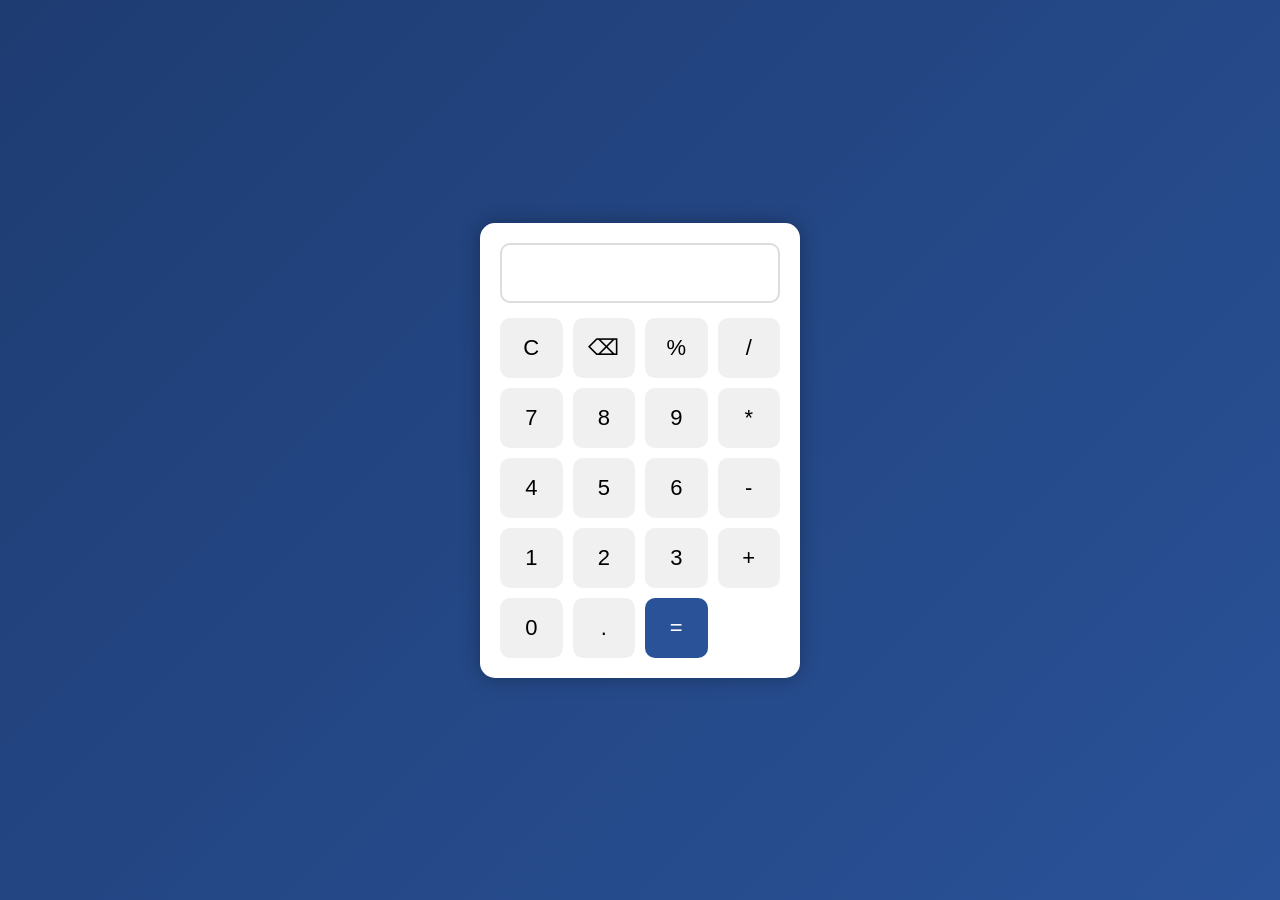
<file: calculator/index.html>
<!DOCTYPE html>
<html lang="en">
<head>
    <meta charset="UTF-8">
    <meta name="viewport" content="width=device-width, initial-scale=1.0">
    <title>Calculator</title>
    <link rel="stylesheet" href="style.css">
</head>
<body>

<div class="calculator">
    <input type="text" id="display" readonly>

    <div class="buttons">
        <button onclick="clearDisplay()">C</button>
        <button onclick="deleteLast()">⌫</button>
        <button onclick="appendValue('%')">%</button>
        <button onclick="appendValue('/')">/</button>

        <button onclick="appendValue('7')">7</button>
        <button onclick="appendValue('8')">8</button>
        <button onclick="appendValue('9')">9</button>
        <button onclick="appendValue('*')">*</button>

        <button onclick="appendValue('4')">4</button>
        <button onclick="appendValue('5')">5</button>
        <button onclick="appendValue('6')">6</button>
        <button onclick="appendValue('-')">-</button>

        <button onclick="appendValue('1')">1</button>
        <button onclick="appendValue('2')">2</button>
        <button onclick="appendValue('3')">3</button>
        <button onclick="appendValue('+')">+</button>

        <button onclick="appendValue('0')">0</button>
        <button onclick="appendValue('.')">.</button>
        <button onclick="calculate()">=</button>
    </div>
</div>

<script src="script.js"></script>
</body>
</html>
</file>
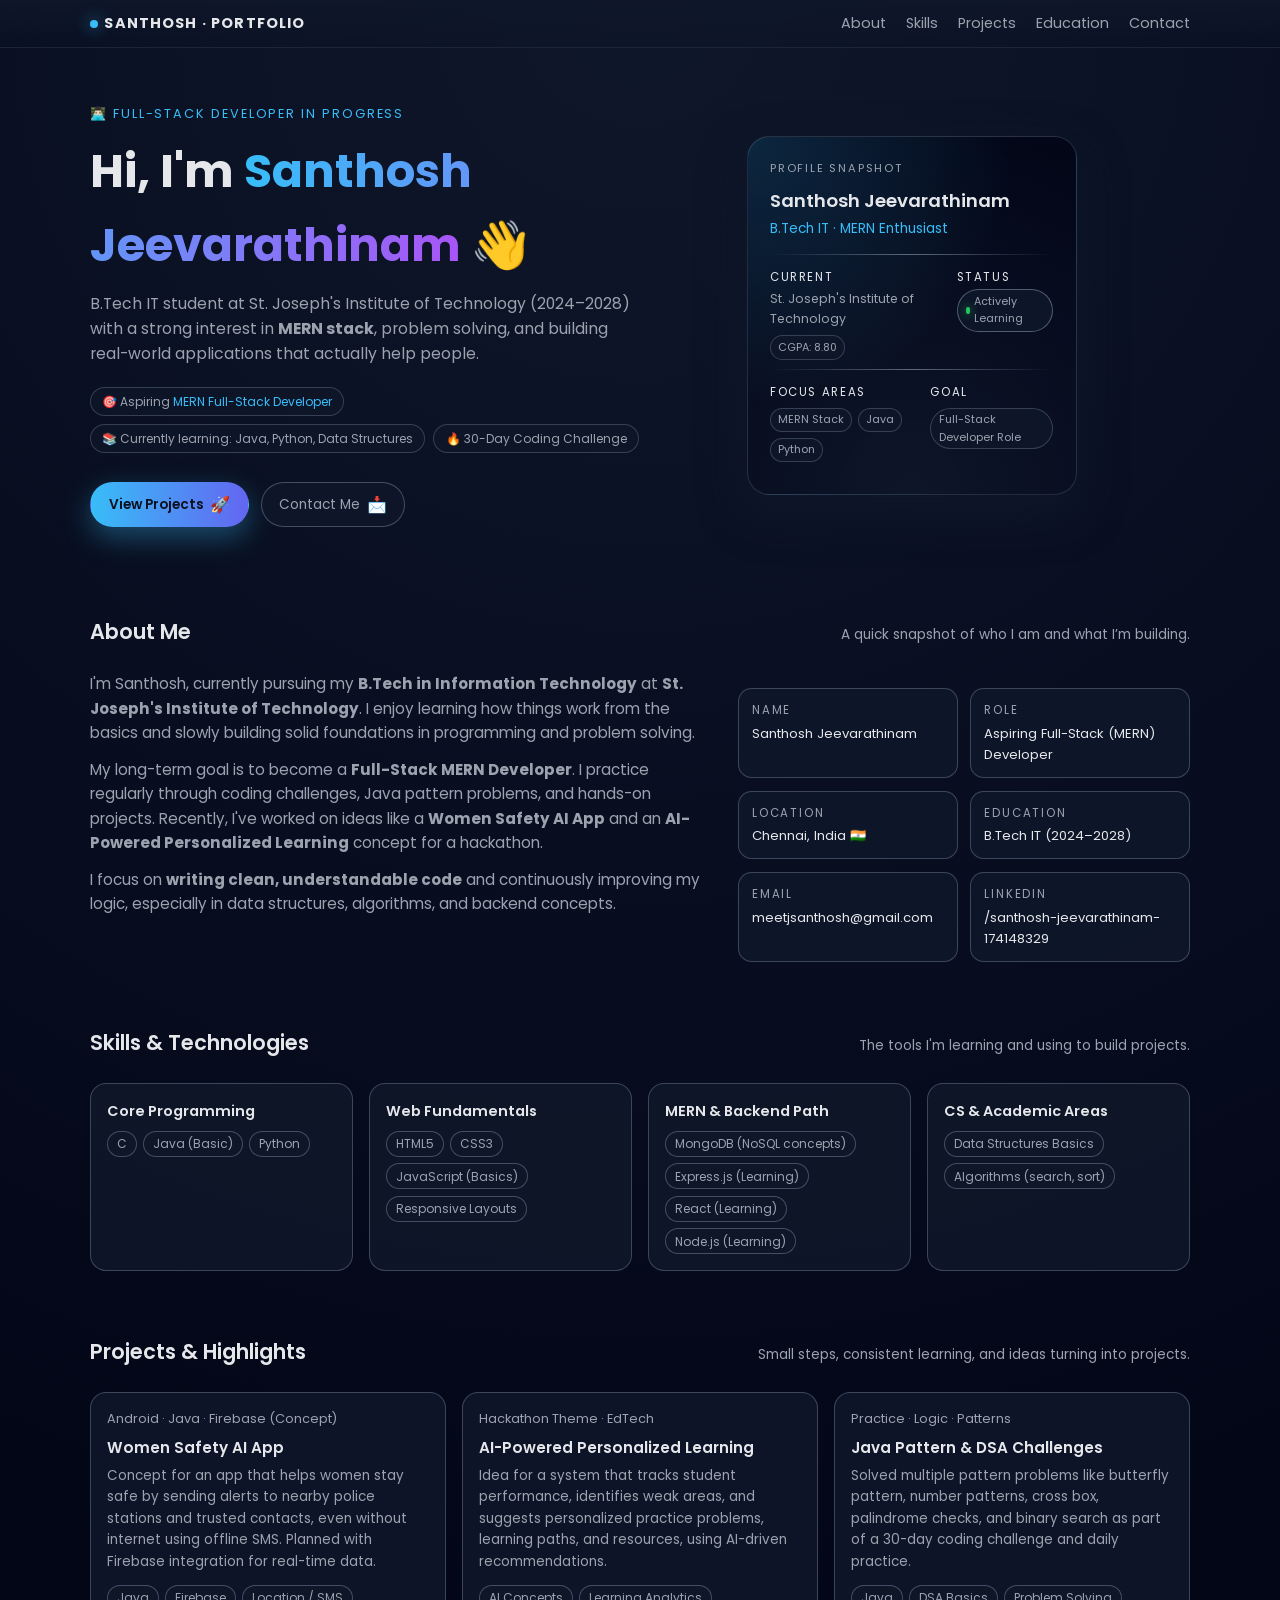
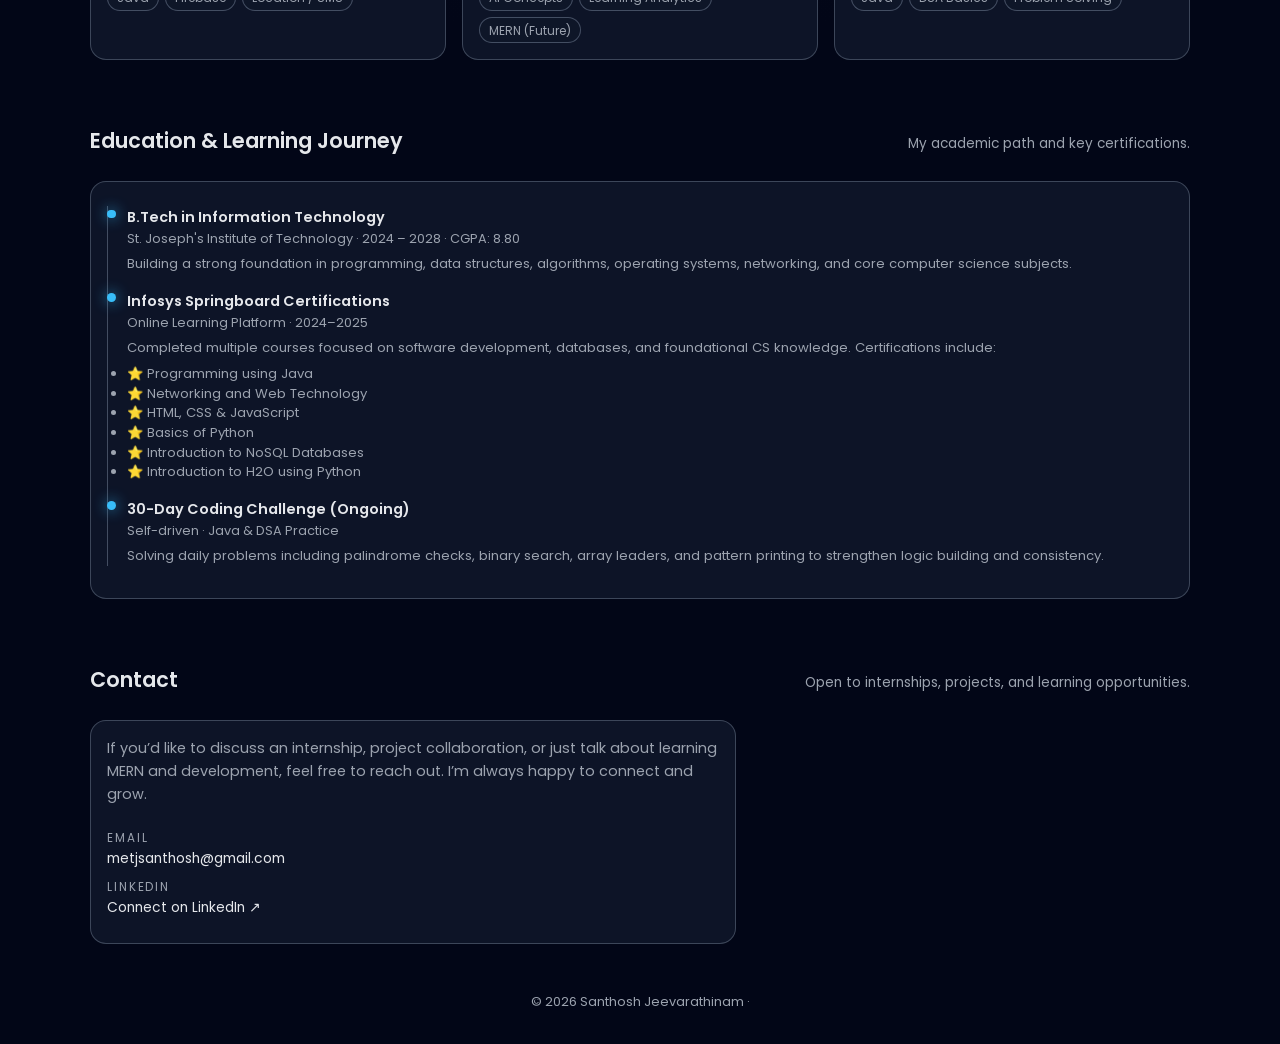
<file: Portfolio/index.html>
<!DOCTYPE html>
<html lang="en">
<head>
  <meta charset="UTF-8" />
  <meta name="viewport" content="width=device-width, initial-scale=1.0" />
  <title>Santhosh Jeevarathinam | Portfolio</title>
  <link rel="preconnect" href="https://fonts.googleapis.com" />
  <link rel="preconnect" href="https://fonts.gstatic.com" crossorigin />
  <link
    href="https://fonts.googleapis.com/css2?family=Poppins:wght@300;400;500;600;700&display=swap"
    rel="stylesheet"
  />
  <style>
    :root {
      --bg: #050816;
      --bg-alt: #0b1120;
      --accent: #38bdf8;
      --accent-soft: rgba(56, 189, 248, 0.15);
      --text: #e5e7eb;
      --muted: #9ca3af;
      --card: #020617;
      --border: #1f2933;
    }

    * {
      margin: 0;
      padding: 0;
      box-sizing: border-box;
      scroll-behavior: smooth;
    }

    body {
      font-family: "Poppins", sans-serif;
      background: radial-gradient(circle at top, #0f172a, #020617 60%);
      color: var(--text);
      line-height: 1.6;
    }

    a {
      color: inherit;
      text-decoration: none;
    }

    /* Layout */
    .container {
      width: min(1100px, 100% - 2rem);
      margin: 0 auto;
    }

    header {
      position: sticky;
      top: 0;
      z-index: 50;
      backdrop-filter: blur(18px);
      background: linear-gradient(to bottom, rgba(15,23,42,0.95), transparent);
      border-bottom: 1px solid rgba(148,163,184,0.1);
    }

    .nav {
      display: flex;
      align-items: center;
      justify-content: space-between;
      padding: 0.75rem 0;
    }

    .logo {
      font-weight: 700;
      letter-spacing: 0.08em;
      font-size: 0.9rem;
      text-transform: uppercase;
      display: flex;
      align-items: center;
      gap: 0.4rem;
    }

    .logo-dot {
      width: 0.5rem;
      height: 0.5rem;
      border-radius: 999px;
      background: var(--accent);
      box-shadow: 0 0 16px rgba(56,189,248,0.8);
    }

    nav ul {
      display: flex;
      list-style: none;
      gap: 1.25rem;
      font-size: 0.9rem;
    }

    nav a {
      position: relative;
      color: var(--muted);
      transition: color 0.2s;
    }

    nav a::after {
      content: "";
      position: absolute;
      left: 0;
      bottom: -0.3rem;
      width: 0;
      height: 2px;
      border-radius: 999px;
      background: var(--accent);
      transition: width 0.2s;
    }

    nav a:hover {
      color: var(--text);
    }

    nav a:hover::after {
      width: 100%;
    }

    /* Hero */
    .hero {
      padding: 3.5rem 0 3rem;
      display: grid;
      grid-template-columns: minmax(0, 3fr) minmax(0, 2.5fr);
      gap: 3rem;
      align-items: center;
    }

    .hero-eyebrow {
      font-size: 0.8rem;
      text-transform: uppercase;
      letter-spacing: 0.15em;
      color: var(--accent);
      margin-bottom: 0.6rem;
    }

    .hero-title {
      font-size: clamp(2.1rem, 4vw, 2.9rem);
      font-weight: 700;
      margin-bottom: 0.5rem;
    }

    .hero-highlight {
      background: linear-gradient(to right, #38bdf8, #a855f7);
      -webkit-background-clip: text;
      color: transparent;
    }

    .hero-subtitle {
      color: var(--muted);
      font-size: 0.98rem;
      max-width: 34rem;
      margin-bottom: 1.3rem;
    }

    .pill-row {
      display: flex;
      flex-wrap: wrap;
      gap: 0.5rem;
      margin-bottom: 1.8rem;
    }

    .pill {
      font-size: 0.75rem;
      padding: 0.25rem 0.7rem;
      border-radius: 999px;
      border: 1px solid rgba(148,163,184,0.3);
      color: var(--muted);
      backdrop-filter: blur(16px);
      background: rgba(15,23,42,0.7);
    }

    .pill span {
      color: var(--accent);
    }

    .hero-actions {
      display: flex;
      flex-wrap: wrap;
      gap: 0.75rem;
    }

    .btn {
      display: inline-flex;
      align-items: center;
      gap: 0.4rem;
      padding: 0.55rem 1.1rem;
      border-radius: 999px;
      font-size: 0.85rem;
      border: 1px solid transparent;
      cursor: pointer;
      transition: transform 0.15s, box-shadow 0.15s, background 0.15s, border 0.15s;
    }

    .btn-primary {
      background: linear-gradient(to right, #38bdf8, #6366f1);
      color: #0b1120;
      font-weight: 600;
      box-shadow: 0 10px 28px rgba(56,189,248,0.35);
    }

    .btn-primary:hover {
      transform: translateY(-1px);
      box-shadow: 0 14px 35px rgba(56,189,248,0.4);
    }

    .btn-ghost {
      background: rgba(15,23,42,0.8);
      border-color: rgba(148,163,184,0.4);
      color: var(--muted);
    }

    .btn-ghost:hover {
      border-color: var(--accent);
      color: var(--text);
    }

    .btn-icon {
      font-size: 1rem;
    }

    .hero-right {
      justify-self: center;
    }

    .glass-card {
      background: radial-gradient(circle at top left, rgba(56,189,248,0.18), transparent 55%),
                  radial-gradient(circle at bottom, rgba(15,23,42,0.8), #020617);
      border-radius: 1.4rem;
      padding: 1.4rem;
      border: 1px solid rgba(148,163,184,0.22);
      width: min(330px, 100%);
      box-shadow: 0 18px 45px rgba(15,23,42,0.9);
      position: relative;
      overflow: hidden;
    }

    .glass-tag {
      font-size: 0.7rem;
      color: var(--muted);
      text-transform: uppercase;
      letter-spacing: 0.16em;
      margin-bottom: 0.5rem;
    }

    .glass-name {
      font-size: 1.15rem;
      font-weight: 600;
      margin-bottom: 0.2rem;
    }

    .glass-role {
      font-size: 0.85rem;
      color: var(--accent);
      margin-bottom: 0.9rem;
    }

    .glass-line {
      height: 1px;
      background: linear-gradient(to right, transparent, rgba(148,163,184,0.6), transparent);
      margin: 0.6rem 0 0.8rem;
    }

    .glass-row {
      display: flex;
      justify-content: space-between;
      gap: 0.75rem;
      font-size: 0.78rem;
      color: var(--muted);
      margin-bottom: 0.6rem;
    }

    .glass-label {
      color: var(--text);
      font-size: 0.72rem;
      text-transform: uppercase;
      letter-spacing: 0.14em;
      margin-bottom: 0.15rem;
    }

    .glass-badge {
      display: inline-flex;
      align-items: center;
      gap: 0.25rem;
      padding: 0.18rem 0.5rem;
      border-radius: 999px;
      background: rgba(15,23,42,0.9);
      border: 1px solid rgba(148,163,184,0.5);
      font-size: 0.68rem;
      color: var(--muted);
    }

    .glass-badge-dot {
      width: 0.4rem;
      height: 0.4rem;
      border-radius: 999px;
      background: #22c55e;
      box-shadow: 0 0 10px rgba(34,197,94,0.9);
    }

    .glass-pill-row {
      display: flex;
      flex-wrap: wrap;
      gap: 0.35rem;
      margin-top: 0.4rem;
    }

    .glass-pill {
      font-size: 0.68rem;
      padding: 0.15rem 0.45rem;
      border-radius: 999px;
      background: rgba(15,23,42,0.9);
      border: 1px solid rgba(148,163,184,0.3);
      color: var(--muted);
    }

    /* Sections */
    section {
      padding: 2.5rem 0 1.5rem;
    }

    .section-header {
      display: flex;
      align-items: baseline;
      justify-content: space-between;
      gap: 1rem;
      margin-bottom: 1.5rem;
    }

    .section-title {
      font-size: 1.3rem;
      font-weight: 600;
    }

    .section-subtitle {
      font-size: 0.85rem;
      color: var(--muted);
    }

    /* About */
    .about-grid {
      display: grid;
      grid-template-columns: minmax(0, 3fr) minmax(0, 2.2fr);
      gap: 2rem;
    }

    .about-text {
      font-size: 0.95rem;
      color: var(--muted);
    }

    .about-text p + p {
      margin-top: 0.8rem;
    }

    .info-list {
      display: grid;
      grid-template-columns: repeat(auto-fit, minmax(180px, 1fr));
      gap: 0.8rem;
      margin-top: 1rem;
    }

    .info-item {
      padding: 0.75rem 0.8rem;
      border-radius: 0.85rem;
      background: rgba(15,23,42,0.9);
      border: 1px solid rgba(148,163,184,0.35);
      font-size: 0.82rem;
    }

    .info-label {
      font-size: 0.72rem;
      text-transform: uppercase;
      letter-spacing: 0.16em;
      color: var(--muted);
      margin-bottom: 0.2rem;
    }

    /* Skills */
    .skills-grid {
      display: grid;
      grid-template-columns: repeat(auto-fit, minmax(210px, 1fr));
      gap: 1rem;
    }

    .card {
      background: rgba(15,23,42,0.9);
      border-radius: 1rem;
      padding: 1rem;
      border: 1px solid rgba(148,163,184,0.35);
    }

    .card-title {
      font-size: 0.9rem;
      font-weight: 600;
      margin-bottom: 0.5rem;
    }

    .tag-grid {
      display: flex;
      flex-wrap: wrap;
      gap: 0.4rem;
      margin-top: 0.3rem;
    }

    .tag {
      font-size: 0.75rem;
      padding: 0.15rem 0.55rem;
      border-radius: 999px;
      background: rgba(15,23,42,0.9);
      border: 1px solid rgba(148,163,184,0.4);
      color: var(--muted);
    }

    /* Projects */
    .projects-grid {
      display: grid;
      grid-template-columns: repeat(auto-fit, minmax(260px, 1fr));
      gap: 1rem;
    }

    .project-card {
      position: relative;
      overflow: hidden;
    }

    .project-tagline {
      font-size: 0.8rem;
      color: var(--muted);
      margin-bottom: 0.4rem;
    }

    .project-title {
      font-size: 0.95rem;
      font-weight: 600;
      margin-bottom: 0.25rem;
    }

    .project-desc {
      font-size: 0.84rem;
      color: var(--muted);
      margin-bottom: 0.5rem;
    }

    .project-meta {
      display: flex;
      justify-content: space-between;
      align-items: center;
      font-size: 0.8rem;
    }

    .project-links {
      display: flex;
      gap: 0.4rem;
      font-size: 0.8rem;
    }

    .project-links a {
      color: var(--accent);
    }

    /* Timeline / Education */
    .timeline {
      border-left: 1px solid rgba(148,163,184,0.4);
      padding-left: 1.2rem;
      margin-top: 0.5rem;
    }

    .timeline-item {
      margin-bottom: 1rem;
      position: relative;
    }

    .timeline-item::before {
      content: "";
      position: absolute;
      left: -1.26rem;
      top: 0.2rem;
      width: 0.55rem;
      height: 0.55rem;
      border-radius: 999px;
      background: var(--accent);
      box-shadow: 0 0 14px rgba(56,189,248,0.9);
    }

    .timeline-title {
      font-size: 0.9rem;
      font-weight: 600;
    }

    .timeline-meta {
      font-size: 0.8rem;
      color: var(--muted);
      margin-bottom: 0.2rem;
    }

    .timeline-desc {
      font-size: 0.82rem;
      color: var(--muted);
    }

    /* Contact */
    .contact-grid {
      display: grid;
      grid-template-columns: minmax(0, 3fr) minmax(0, 2fr);
      gap: 1.5rem;
    }

    .contact-card {
      background: rgba(15,23,42,0.9);
      border-radius: 1rem;
      padding: 1rem;
      border: 1px solid rgba(148,163,184,0.35);
      font-size: 0.9rem;
      color: var(--muted);
    }

    .contact-row {
      display: flex;
      align-items: center;
      justify-content: space-between;
      gap: 0.6rem;
      margin-bottom: 0.5rem;
      font-size: 0.86rem;
    }

    .contact-label {
      font-size: 0.74rem;
      letter-spacing: 0.16em;
      text-transform: uppercase;
      color: var(--muted);
    }

    .contact-value {
      color: var(--text);
    }

    footer {
      padding: 1.5rem 0 2rem;
      font-size: 0.8rem;
      color: var(--muted);
      text-align: center;
    }

    /* Responsive */
    @media (max-width: 880px) {
      .hero,
      .about-grid,
      .contact-grid {
        grid-template-columns: minmax(0, 1fr);
      }

      .hero {
        padding-top: 2.5rem;
      }

      .hero-right {
        order: -1;
      }

      nav ul {
        display: none; /* simple: hide nav links on very small screens */
      }
    }

    @media (max-width: 600px) {
      .hero-title {
        font-size: 1.9rem;
      }
      .glass-card {
        width: 100%;
      }
    }
  </style>
</head>
<body>
  <!-- Header -->
  <header>
    <div class="container nav">
      <div class="logo">
        <span class="logo-dot"></span>
        <span>SANTHOSH · PORTFOLIO</span>
      </div>
      <nav>
  <ul>
    <nav>
  <ul>
    <li><a href="#about">About</a></li>
    <li><a href="#skills">Skills</a></li>
    <li><a href="#projects">Projects</a></li>
    <li><a href="#education">Education</a></li>
    <li><a href="#contact">Contact</a></li>
  </ul>
</nav>


    </div>
  </header>

  <!-- Hero -->
  <main class="container">
    <section class="hero" id="top">
      <div>
        <div class="hero-eyebrow">👨🏻‍💻 Full-Stack Developer in progress</div>
        <h1 class="hero-title">
          Hi, I'm <span class="hero-highlight">Santhosh Jeevarathinam</span> 👋
        </h1>
        <p class="hero-subtitle">
          B.Tech IT student at St. Joseph's Institute of Technology (2024–2028) with a strong interest in
          <b>MERN stack</b>, problem solving, and building real-world applications that actually help people.
        </p>
        <div class="pill-row">
          <div class="pill">🎯 Aspiring <span>MERN Full-Stack Developer</span></div>
          <div class="pill">📚 Currently learning: Java, Python, Data Structures</div>
          <div class="pill">🔥 30-Day Coding Challenge</div>
        </div>
        <div class="hero-actions">
          <a href="#projects" class="btn btn-primary">
            View Projects <span class="btn-icon">🚀</span>
          </a>
          <a href="#contact" class="btn btn-ghost">
            Contact Me <span class="btn-icon">📩</span>
          </a>
        </div>
      </div>

      <div class="hero-right">
        <div class="glass-card">
          <div class="glass-tag">Profile Snapshot</div>
          <div class="glass-name">Santhosh Jeevarathinam</div>
          <div class="glass-role">B.Tech IT · MERN Enthusiast</div>

          <div class="glass-line"></div>

          <div class="glass-row">
            <div>
              <div class="glass-label">Current</div>
              <div>St. Joseph's Institute of Technology</div>
              <div class="glass-pill-row">
                <span class="glass-pill">CGPA: 8.80</span>
              </div>
            </div>
            <div>
              <div class="glass-label">Status</div>
              <div class="glass-badge">
                <span class="glass-badge-dot"></span>
                Actively Learning
              </div>
            </div>
          </div>

          <div class="glass-line"></div>

          <div class="glass-row">
            <div>
              <div class="glass-label">Focus Areas</div>
              <div class="glass-pill-row">
                <span class="glass-pill">MERN Stack</span>
                <span class="glass-pill">Java</span>
                <span class="glass-pill">Python</span>
              </div>
            </div>
            <div>
              <div class="glass-label">Goal</div>
              <div class="glass-pill-row">
                <span class="glass-pill">Full-Stack Developer Role</span>
              </div>
            </div>
          </div>
        </div>
      </div>
    </section>

    <!-- About -->
    <section id="about">
      <div class="section-header">
        <h2 class="section-title">About Me</h2>
        <p class="section-subtitle">A quick snapshot of who I am and what I’m building.</p>
      </div>

      <div class="about-grid">
        <div class="about-text">
          <p>
            I'm Santhosh, currently pursuing my <b>B.Tech in Information Technology</b> at
            <b>St. Joseph's Institute of Technology</b>. I enjoy learning how things work from the basics and
            slowly building solid foundations in programming and problem solving.
          </p>
          <p>
            My long-term goal is to become a <b>Full-Stack MERN Developer</b>. I practice regularly through
            coding challenges, Java pattern problems, and hands-on projects. Recently, I've worked on ideas like a
            <b>Women Safety AI App</b> and an <b>AI-Powered Personalized Learning</b> concept for a hackathon.
          </p>
          <p>
            I focus on <b>writing clean, understandable code</b> and continuously improving my logic, especially in
            data structures, algorithms, and backend concepts.
          </p>
        </div>

        <div>
          <div class="info-list">
            <div class="info-item">
              <div class="info-label">Name</div>
              <div>Santhosh Jeevarathinam</div>
            </div>
            <div class="info-item">
              <div class="info-label">Role</div>
              <div>Aspiring Full-Stack (MERN) Developer</div>
            </div>
            <div class="info-item">
              <div class="info-label">Location</div>
              <div>Chennai, India 🇮🇳</div>
            </div>
            <div class="info-item">
              <div class="info-label">Education</div>
              <div>B.Tech IT (2024–2028)</div>
            </div>
            <div class="info-item">
              <div class="info-label">Email</div>
              <div><a href="mailto:meetjsanthosh@gmail.com">meetjsanthosh@gmail.com</a></div>
            </div>
            <div class="info-item">
              <div class="info-label">LinkedIn</div>
              <div>
                <a href="https://www.linkedin.com/in/santhosh-jeevarathinam-174148329" target="_blank">
                  /santhosh-jeevarathinam-174148329
                </a>
              </div>
            </div>
            <!-- If you want phone, uncomment below -->
            <!--
            <div class="info-item">
              <div class="info-label">Phone</div>
              <div>+91 70106 71154</div>
            </div>
            -->
          </div>
        </div>
      </div>
    </section>

    <!-- Skills -->
    <section id="skills">
      <div class="section-header">
        <h2 class="section-title">Skills & Technologies</h2>
        <p class="section-subtitle">The tools I'm learning and using to build projects.</p>
      </div>

      <div class="skills-grid">
        <div class="card">
          <div class="card-title">Core Programming</div>
          <div class="tag-grid">
            <span class="tag">C</span>
            <span class="tag">Java (Basic)</span>
            <span class="tag">Python</span>

          </div>
        </div>

        <div class="card">
          <div class="card-title">Web Fundamentals</div>
          <div class="tag-grid">
            <span class="tag">HTML5</span>
            <span class="tag">CSS3</span>
            <span class="tag">JavaScript (Basics)</span>
            <span class="tag">Responsive Layouts</span>
          </div>
        </div>

        <div class="card">
          <div class="card-title">MERN & Backend Path</div>
          <div class="tag-grid">
            <span class="tag">MongoDB (NoSQL concepts)</span>
            <span class="tag">Express.js (Learning)</span>
            <span class="tag">React (Learning)</span>
            <span class="tag">Node.js (Learning)</span>
          </div>
        </div>

        <div class="card">
          <div class="card-title">CS & Academic Areas</div>
          <div class="tag-grid">
            <span class="tag">Data Structures Basics</span>
            <span class="tag">Algorithms (search, sort)</span>
            
          </div>
        </div>
      </div>
    </section>

    <!-- Projects -->
    <section id="projects">
      <div class="section-header">
        <h2 class="section-title">Projects & Highlights</h2>
        <p class="section-subtitle">Small steps, consistent learning, and ideas turning into projects.</p>
      </div>

      <div class="projects-grid">
        <div class="card project-card">
          <div class="project-tagline">Android · Java · Firebase (Concept)</div>
          <div class="project-title">Women Safety AI App</div>
          <p class="project-desc">
            Concept for an app that helps women stay safe by sending alerts to nearby police stations and trusted
            contacts, even without internet using offline SMS. Planned with Firebase integration for real-time data.
          </p>
          <div class="project-meta">
            <div class="tag-grid">
              <span class="tag">Java</span>
              <span class="tag">Firebase</span>
              <span class="tag">Location / SMS</span>
            </div>
            <div class="project-links">
              <!-- Replace with real GitHub link later -->
              <!-- <a href="#" target="_blank">GitHub ↗</a> -->
            </div>
          </div>
        </div>

        <div class="card project-card">
          <div class="project-tagline">Hackathon Theme · EdTech</div>
          <div class="project-title">AI-Powered Personalized Learning</div>
          <p class="project-desc">
            Idea for a system that tracks student performance, identifies weak areas, and suggests personalized
            practice problems, learning paths, and resources, using AI-driven recommendations.
          </p>
          <div class="project-meta">
            <div class="tag-grid">
              <span class="tag">AI Concepts</span>
              <span class="tag">Learning Analytics</span>
              <span class="tag">MERN (Future)</span>
            </div>
          </div>
        </div>

        <div class="card project-card">
          <div class="project-tagline">Practice · Logic · Patterns</div>
          <div class="project-title">Java Pattern & DSA Challenges</div>
          <p class="project-desc">
            Solved multiple pattern problems like butterfly pattern, number patterns, cross box, palindrome checks,
            and binary search as part of a 30-day coding challenge and daily practice.
          </p>
          <div class="project-meta">
            <div class="tag-grid">
              <span class="tag">Java</span>
              <span class="tag">DSA Basics</span>
              <span class="tag">Problem Solving</span>
            </div>
          </div>
        </div>
      </div>
    </section>

    <!-- Education & Certificates -->
    <section id="education">
      <div class="section-header">
        <h2 class="section-title">Education & Learning Journey</h2>
        <p class="section-subtitle">My academic path and key certifications.</p>
      </div>

      <div class="card">
        <div class="timeline">
          <div class="timeline-item">
            <div class="timeline-title">B.Tech in Information Technology</div>
            <div class="timeline-meta">
              St. Joseph's Institute of Technology · 2024 – 2028 · CGPA: 8.80
            </div>
            <div class="timeline-desc">
              Building a strong foundation in programming, data structures, algorithms, operating systems, networking,
              and core computer science subjects.
            </div>
          </div>
          <div class="timeline-item">
        <div class="timeline-title">Infosys Springboard Certifications</div>
        <div class="timeline-meta">Online Learning Platform · 2024–2025</div>
        <div class="timeline-desc">
          Completed multiple courses focused on software development, databases, and foundational CS knowledge.
          Certifications include:
          <ul style="margin-top: 6px; line-height: 1.5;">
            <li>⭐️ Programming using Java</li>
            <li>⭐️ Networking and Web Technology</li>
            <li>⭐️ HTML, CSS & JavaScript</li>
            <li>⭐️ Basics of Python</li>
            <li>⭐️ Introduction to NoSQL Databases</li>
            <li>⭐️ Introduction to H2O using Python</li>
          </ul>
        </div>
      </div>

          
          <div class="timeline-item">
            <div class="timeline-title">30-Day Coding Challenge (Ongoing)</div>
            <div class="timeline-meta">Self-driven · Java & DSA Practice</div>
            <div class="timeline-desc">
              Solving daily problems including palindrome checks, binary search, array leaders, and pattern printing
              to strengthen logic building and consistency.
            </div>
          </div>
        </div>
      </div>
    </section>

    <!-- Contact -->
    <section id="contact">
      <div class="section-header">
        <h2 class="section-title">Contact</h2>
        <p class="section-subtitle">Open to internships, projects, and learning opportunities.</p>
      </div>

      <div class="contact-grid">
        <div class="contact-card">
          <p>
            If you’d like to discuss an internship, project collaboration, or just talk about learning MERN and
            development, feel free to reach out. I’m always happy to connect and grow.
          </p>
          <br />
          <div class="contact-row">
            <div>
              <div class="contact-label">Email</div>
              <div class="contact-value">
                <a href="mailto:metjsanthosh@gmail.com">metjsanthosh@gmail.com</a>
              </div>
            </div>
          </div>
          <div class="contact-row">
            <div>
              <div class="contact-label">LinkedIn</div>
              <div class="contact-value">
                <a href="https://www.linkedin.com/in/santhosh-jeevarathinam-174148329" target="_blank">
                  Connect on LinkedIn ↗
                </a>
              </div>
            </div>
          </div>
          <!-- Optional phone -->
          <!--
          <div class="contact-row">
            <div>
              <div class="contact-label">Phone</div>
              <div class="contact-value">+91 70106 71154</div>
            </div>
          </div>
          -->
        </div>

        
    </section>
  </main>

  <footer>
    © <span id="year"></span> Santhosh Jeevarathinam · 
  </footer>

  <script>
    // Set current year automatically
    document.getElementById("year").textContent = new Date().getFullYear();
  </script>
</body>
</html>
</file>
<file: calculator/style.css>
*{
    margin:0;
    padding:0;
    box-sizing:border-box;
    font-family:Arial, sans-serif;
}

body{
    display:flex;
    justify-content:center;
    align-items:center;
    height:100vh;
    background:linear-gradient(135deg,#1e3c72,#2a5298);
}

.calculator{
    background:#fff;
    padding:20px;
    border-radius:15px;
    box-shadow:0 0 20px rgba(0,0,0,0.3);
    width:320px;
}

#display{
    width:100%;
    height:60px;
    font-size:28px;
    text-align:right;
    padding:10px;
    border:2px solid #ddd;
    border-radius:10px;
    margin-bottom:15px;
}

.buttons{
    display:grid;
    grid-template-columns:repeat(4,1fr);
    gap:10px;
}

button{
    height:60px;
    border:none;
    border-radius:10px;
    font-size:22px;
    cursor:pointer;
    background:#f0f0f0;
    transition:0.3s;
}

button:hover{
    background:#dcdcdc;
}

button:last-child{
    background:#2a5298;
    color:white;
}
</file>
